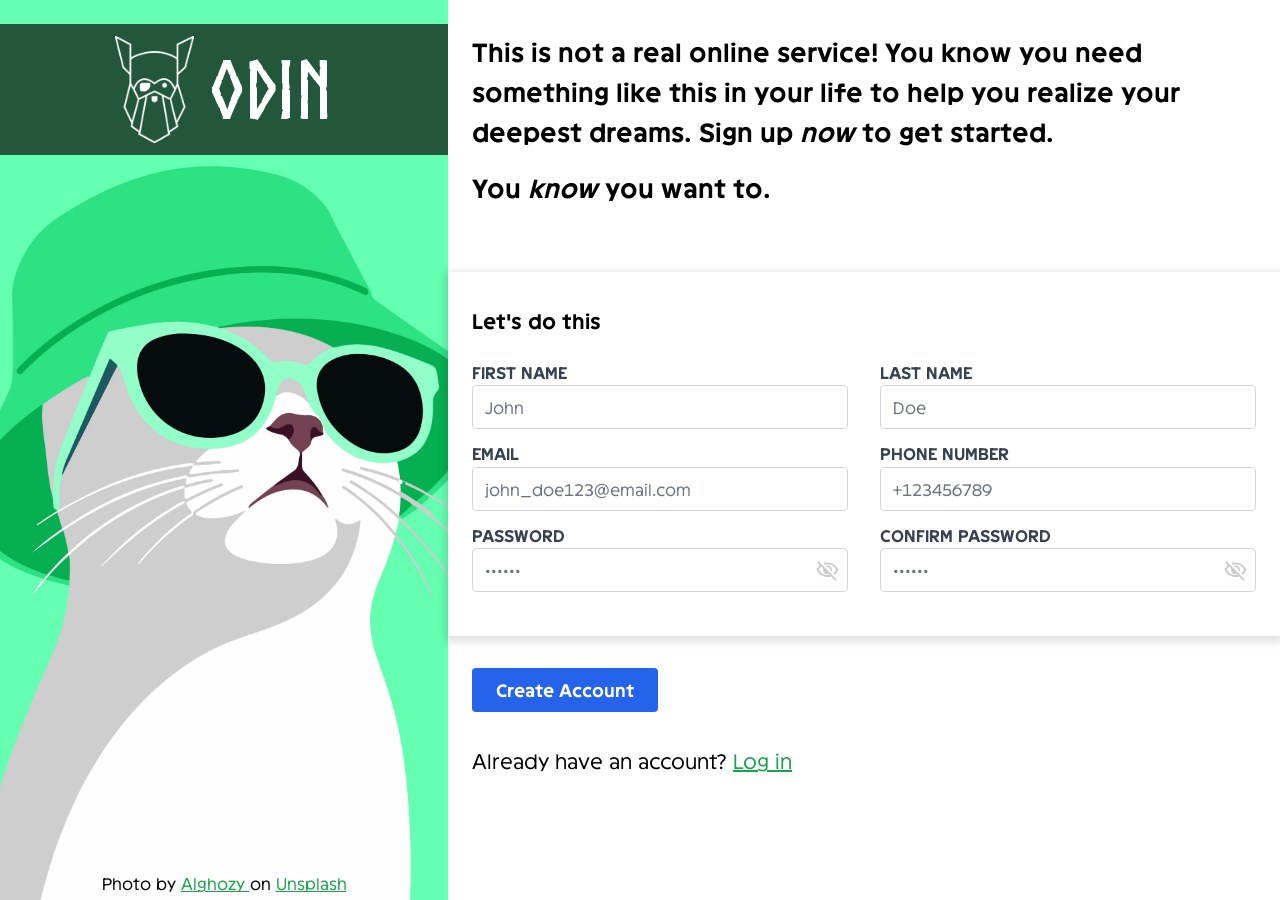
<file: index.html>
<!DOCTYPE html>
<html lang="en-US">
<head>
	<meta charset="utf-8">
	<meta
		content="width=device-width, initial-scale=1.0, user-scalable=yes"
		name="viewport"
	>
	<meta content="index, follow" name="robots">
	<meta content="Project: Sign-up Form" name="apple-mobile-web-app-title">
	<meta content="Project: Sign-up Form" lang="en-US" name="application-name">
	<title>Project: Sign-up Form</title>
	<meta
		content="This is a solution to Project: Sign-up Form on The Odin Project"
		name="description"
	>
	<meta content="Project: Sign-up Form" name="twitter:title">
	<meta
		content="This is a solution to Project: Sign-up Form on The Odin Project"
		name="twitter:description"
	>
	<meta
		content="https://ik.imagekit.io/2p6x3rqkj/Project-Sign-up-Form.jpg"
		name="twitter:image"
	>
	<meta content="summary_large_image" name="twitter:card">
	<meta content="Project: Sign-up Form" property="og:title">
	<meta
		content="This is a solution to Project: Sign-up Form on The Odin Project"
		property="og:description"
	>
	<meta
		content="https://ik.imagekit.io/2p6x3rqkj/Project-Sign-up-Form.jpg"
		property="og:image"
	>
	<meta content="1200" property="og:image:width">
	<meta content="600" property="og:image:height">
	<meta content="website" property="og:type">
	<meta
		content="https://azamazis.github.io/Project-Sign-up-Form/"
		property="og:url"
	>
	<link href="styles.css" rel="stylesheet" >
</head>
<body>
	<main>
		<aside>
			<div class="container">
				<img alt="odin line" class="logo" src="img/odin-lined.png">
				<p class="logo-odin">Odin</p>
			</div>
			<p class="credit">
				Photo by
				<a
					class="link"
					href="https://unsplash.com/illustrations/a-cat-wearing-a-green-bucket-hat-and-sunglasses-YdnvVsFQOHc"
					rel="noopener noreferrer"
					target="_blank"
				>
				Alghozy
			</a>
				on <a
					class="link"
					href="https://unsplash.com/"
					rel="noopener noreferrer"
					target="_blank"
				>
				Unsplash
			</a>
			</p>
		</aside>
		<section>
			<div class="wrapper">
				<p class="note">
					This is not a real online service! You know you need something like this in your
					life to help you realize your deepest dreams. Sign up <em>now</em> to get
					started.
				</p>
				<p class="para">You <i>know</i> you want to.</p>
			</div>

			<form action="#" class="form" method="post">
				<div class="form__container wrapper">
					<p class="para">Let's do this</p>
					<div class="fullname form__section">
						<div class="firstname">
							<label class="form__label" for="first_name">First name</label>
							<input
								autocomplete="given-name"
								class="form__input"
								id="first_name"
								inputmode="text"
								maxlength="120"
								name="first_name"
								pattern="[A-Za-z]{1,120}"
								placeholder="John"
								required
								type="text"
							>
						</div>
						<div class="lastname">
							<label class="form__label" for="last_name">Last name</label>
							<input
								autocomplete="family-name"
								class="form__input"
								id="last_name"
								inputmode="text"
								maxlength="120"
								name="last_name"
								pattern="[A-Za-z]{1,120}"
								placeholder="Doe"
								required
								type="text"
							>
						</div>
					</div>
					<div class="contacts form__section">
						<div class="email">
							<label class="form__label" for="email">Email</label>
							<input
								autocomplete="email"
								class="form__input"
								id="email"
								inputmode="email"
								name="email"
								pattern="[A-Za-z0-9!#$%&*_+\-]+@[A-Za-z]+\.[A-Za-z]{2,}"
								placeholder="john_doe123@email.com"
								required
								type="text"
							>
						</div>
						<div class="tel">
							<label class="form__label" for="tel">Phone number</label>
							<input
								autocomplete="tel"
								class="form__input"
								id="tel"
								inputmode="tel"
								name="tel"
								pattern="(\+?)[0-9]+"
								placeholder="+123456789"
								required
								type="tel"
							>
						</div>
					</div>
					<div class="password form__section">
						<div class="new-password">
							<label class="form__label" for="password">Password</label>
							<div class="password__wrapper">
								<input
									autocomplete="new-password"
									class="form__input"
									id="password"
									inputmode="text"
									min="6"
									name="password"
									pattern=".{6,}"
									placeholder="••••••"
									required
									type="password"
								>
								<button class="visibility" type="button"></button>
							</div>
						</div>
						<div class="confirm-password">
							<label class="form__label" for="confirm-password">Confirm password</label>
							<div class="password__wrapper">
								<input
									autocomplete="new-password"
									class="form__input"
									id="confirm-password"
									inputmode="text"
									min="6"
									name="confirm-password"
									pattern=".{6,}"
									placeholder="••••••"
									required
									type="password"
								>
								<button class="visibility" type="button"></button>
							</div>
						</div>
					</div>
				</div>

				<div class="wrapper">
					<button class="btn" formnovalidate type="submit">Create account</button>
					<p class="para">Already have an account? <a class="link" href="#">Log in</a></p>
				</div>
			</form>
		</section>

		<script>
			const form = document.querySelector(".form");
			form.addEventListener("submit", (e) => {
				e.preventDefault();
			});
		</script>
	</main>
</body>
</html>
</file>
<file: styles.css>
/* ||FONTS */
@font-face {
	font-family: "Geomini";
	src:
		url("fonts/Geomini/Geomini-Regular.woff2") format("woff2"),
		url("fonts/Geomini/Geomini-Regular.woff") format("woff");
	font-display: swap;
	font-style: normal;
	font-weight: normal;
}

@font-face {
	font-family: "Geomini";
	src:
		url("fonts/Geomini/Geomini-Bold.woff2") format("woff2"),
		url("fonts/Geomini/Geomini-Bold.woff") format("woff");
	font-display: swap;
	font-style: normal;
	font-weight: bold;
}

@font-face {
	font-family: "Norse";
	src:
		url("fonts/Norse/Norse-Bold.woff2") format("woff2"),
		url("fonts/Norse/Norse-Bold.woff") format("woff");
	font-display: swap;
	font-style: normal;
	font-weight: bold;
}

/* ||Variables */
:root {
	 /* --------------------------------------------------------------------
		 COLORS
		 -------------------------------------------------------------------- */

	/* Base neutrals */
	--color-bg: #ffffff;
	--color-text-placeholder: #6b7280;
	--color-odin: #ffffff;

	/* Label color — intentionally distinct from body text */
	--color-label: #374151;         /* darker slate, used only for form labels */

	/* Button — blue */
	--color-button-bg: #2563eb;         /* blue-600 */
	--color-button-bg-hover: #1d4ed8;   /* blue-700 */
	--color-button-bg-active: #1e40af;  /* blue-800 */

	/* Link — green */
	--color-link: #16a34a;          /* green-600 */
	--color-link-hover: #15803d;    /* green-700 */

	/* Form input states */
	--color-input-bg: #ffffff;
	--color-input-border: #d1d5db;

	--color-input-focus: #3b82f6;         /* blue focus ring */
	--color-input-focus-ring: rgba(59, 130, 246, 0.25);

	--color-input-valid: #16a34a;         /* green */

	--color-input-invalid: #dc2626;       /* red */

	/* Box shadow color */
	--color-shadow: rgba(0, 0, 0, 0.12);
	--color-shadow-strong: rgba(0, 0, 0, 0.2);
	--box-shadow-md: 0 3px 8px 3px var(--color-shadow);
	--box-shadow-focus: 2px 2px 4px 2px var(--color-input-focus-ring);

	/* Spacing — Padding & Margin */

	--space-xs:  0.5rem;    /* 8px */
	--space-sm:  0.75rem;   /* 12px */
	--space-md:  1rem;      /* 16px */
	--space-lg:  1.5rem;    /* 24px */
	--space-xl:  2rem;      /* 32px */

	/* Fluid spacing — scales smoothly between viewport widths */
	--font-size-fluid-sm: clamp(1.00rem, calc(0.909rem + 0.455vw), 1.25rem);
	--font-size-fluid-md: clamp(1.00rem, calc(0.795rem + 1.023vw), 1.56rem);
	--font-size-fluid-lg: clamp(3.75rem, calc(3.295rem + 2.273vw), 5.00rem);

	/* Semantic aliases */
	--padding-button: var(--space-sm) var(--space-lg);

	/* Border radius */
	--radius-sm: 4px;
}

/* ||RESET */
*,
::before,
::after {
	box-sizing: border-box;
	margin: 0;
	padding: 0;
}

body {
	background-color: var(--color-bg);
	font: bold 1rem "Geomini", sans-serif;
	min-height: 100dvh;
	line-height: 1.5;
}

p {
	hyphens: auto;
	max-width: 80ch;
	overflow-wrap: break-word;
	text-wrap-style: pretty;
}

img,
label {
	display: block;
}

input,
button {
	font-family: inherit;
	-webkit-tap-highlight-color: transparent;
}

button {
	font-weight: inherit;
}

/* ||LAYOUT */
main {
	height: 100dvh;
}

/* ||HOVER */

@media (hover: hover) {
.link:hover {
	color: var(--color-link-hover);
}

.btn:hover {
	background-color: var(--color-button-bg-hover);
}
}

/* **ASIDE */
aside {
	background: url("img/cat.jpg") center / cover no-repeat;
	display: flex;
	flex-direction: column;
	justify-content: space-between;
	height: 30%;
	margin-bottom: 2rem;
	padding: 1.5rem 0 0.25rem;
}

.container {
	align-items: center;
	background-color: rgba(0, 0, 0, 0.658);
	display: flex;
	justify-content: center;
	height: 40%;
	gap: var(--space-md);
	padding: 0.75rem 0;
}

.logo {
	height: 100%;
}

.logo-odin {
	color: var(--color-odin);
	font: bold var(--font-size-fluid-lg) "Norse";
	text-transform: uppercase;
}

.credit {
	font-weight: normal;
	margin: 0 auto;
	text-align: center;
}

.link {
	color: var(--color-link);
}

/* **NOTE */
.note,
.note + .para {
	font-size: var(--font-size-fluid-md);
}

.form .para {
	font-size: var(--font-size-fluid-sm);
}
/* ||FORM */

.wrapper {
	margin-bottom: var(--space-xl);
	padding: var(--space-xl) var(--space-lg);
}

.form > .wrapper {
		margin-bottom: 0;
	}

.form__container {
	box-shadow: var(--box-shadow-md);
}

.form .para {
	margin-bottom: var(--space-lg);
}

.form__label {
	color: var(--color-label);
	text-transform: uppercase;
	width: fit-content;
}

.form__input {
	background-color: var(--color-input-bg);
	border: 1px solid var(--color-input-border);
	border-radius: var(--radius-sm);
	font-size: 1rem;
	height: 2.75rem;
	line-height: 2.75rem;
	padding: var(--space-xs) var(--space-sm);
	width: 100%;
}

.form__input::placeholder {
	color: var(--color-text-placeholder);
	font-family: inherit;
	font-size: 1rem;
}

.form__input:focus {
	border: 2px solid var(--color-input-focus);
	box-shadow: var(--box-shadow-focus);
	outline: none;
}

.form__input:user-valid {
	border-color: var(--color-input-valid);
}

.form__input:user-invalid {
	border-color: var(--color-input-invalid);
}

.firstname:has(.form__input:user-invalid)::after,
.lastname:has(.form__input:user-invalid)::after,
.email:has(.form__input:user-invalid)::after,
.tel:has(.form__input:user-invalid)::after,
.new-password:has(.form__input:user-invalid)::after,
.confirm-password:has(.form__input:user-invalid)::after {
	color: var(--color-input-invalid);
	content: "Name is required and must be less than or equal to 120 characters.";
	font-size: 0.75rem;
	font-weight: normal;
	height: 10px;
}

.email:has(.form__input:user-invalid)::after {
	content: "Email is required"
}

.tel:has(.form__input:user-invalid)::after {
	content: "Phone number is required";
}

.new-password:has(.form__input:user-invalid)::after,
.confirm-password:has(.form__input:user-invalid)::after {
	content: "Password is required and must be at least 6 characters.";
}

.firstname,
.lastname,
.email,
.tel,
.new-password {
	margin-bottom: var(--space-sm);
}

.note {
	margin-bottom: var(--space-md);
}

.firstname,
.lastname,
.email,
.tel,
.new-password,
.confirm-password {
	margin-left: auto;
	margin-right: auto;
	max-width: 450px;
	width: 100%;
}

.password__wrapper {
	position: relative;
}

.visibility {
	background: url("img/visibility_password/visibility_off-black.svg") center / cover no-repeat;
	border: none;
	cursor: pointer;
	height: 22.5px;
	opacity: 0.2;
	position: absolute;
	right: 2.5%;
	top: 50%;
	transform: translateY(-50%);
	transition: all 0.3s ease;
	width: 22.5px;
	z-index: 9;
}

/* ||SUBMIT BUTTON */
.btn {
	background-color: var(--color-button-bg);
	border: none;
	border-radius: var(--radius-sm);
	color: #fff;
	cursor: pointer;
	display: block;
	font-size: 1.05rem;
	margin: 0 auto var(--space-xl);
	padding: var(--padding-button);
	text-transform: capitalize;
}

.btn:active {
	background-color: var(--color-button-bg-active);
}

.btn + .para {
	font-weight: normal;
}

/* ||Screen Responsiveness */

@media (min-width: 37.5rem) { /* 600 */
body {
	line-height: 1.6;
}
	.form__section {
		display: flex;
		gap: 2rem;
	}

	.new-password .form__input {
		margin-bottom: 0;
	}

	.btn {
		margin: 0 0 var(--space-xl);
	}
}

@media (min-width: 56.25rem) { /* 900 */
	main {
		display: flex;
	}

	aside {
		margin-bottom: 0;
		height: 100%;
		width: 35%;
	}

	section {
		width: 65%;
	}


	.form__section {
		gap: 2rem;
	}

	.btn {
		margin: 0 0 var(--space-xl);
	}

	.container {
		height: 15%;
	}
}

@media (min-width: 1200px) {
	.firstname,
	.lastname,
	.email,
	.tel,
	.new-password,
	.confirm-password {
		margin-right: 0;
		margin-left: 0;
	}
}

@media (pointer: coarse) and (orientation: landscape) {
	section {
		overflow: auto;
	}

	.container {
		min-height: 55px;
	}

	.logo-odin {
		font-size: clamp(1.56rem, calc(1.040rem + 2.614vw), 3.00rem);
	}
}
</file>
